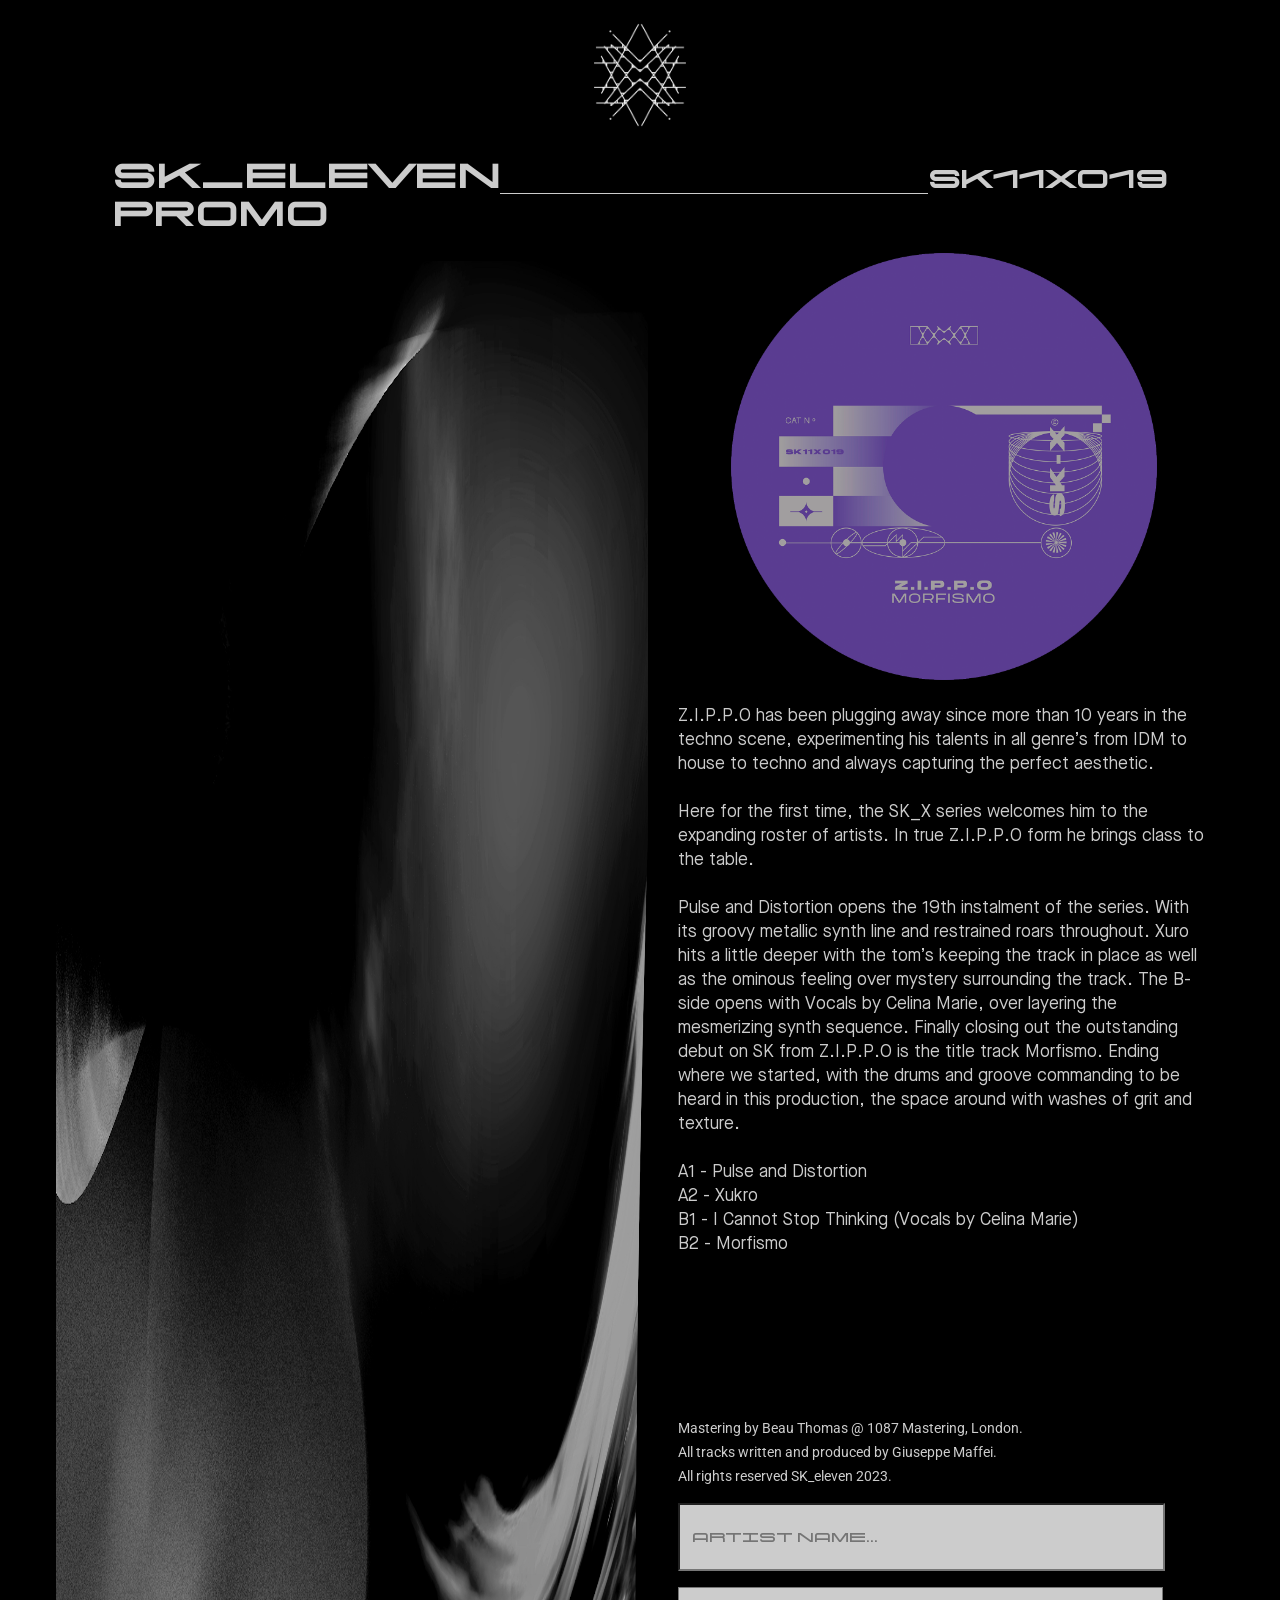
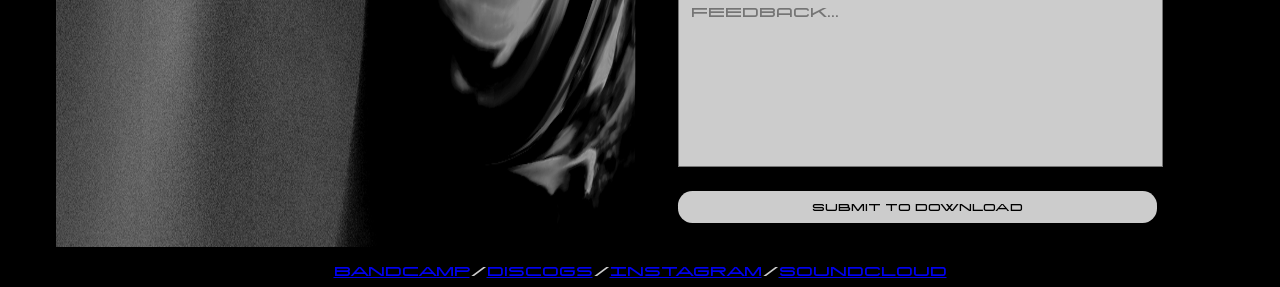
<file: SK11 promos/index.html>
<!DOCTYPE html>
<html lang="en">
  <head>
    <meta charset="UTF-8"/>
    <meta http-equiv="X-UA-Compatible" content="IE=edge"/>
    <meta name="viewport" content="width=device-width, initial-scale=1.0"/>
    <title>SK_ELEVEN PROMO</title>
    <link rel="preconnect" href="https://fonts.googleapis.com"/>
    <link rel="preconnect" href="https://fonts.gstatic.com" crossorigin/>
    <link
      href="https://fonts.googleapis.com/css2?family=Roboto&display=swap"
      rel="stylesheet"/>
    <link rel="stylesheet" href="styles.css"/>
    <link rel="icon" href="SK logo1.jpg"/>
  </head>

  <body>
    <div class="headings">
      <img src="SK logo.jpg" alt="SK11_logo"/>
      <div class="title">
        <h1>SK_ELEVEN <br />promo</h1>
        <div class="h_line"></div>
        <h2>SK11X019</h2>
      </div>
    </div>

    <main>
      <section class="downloads">
        <div class="background">
          <img src="promo page background_SK11.jpg" alt="background image"/>
        </div>
      </section>

      <section class="release">
        <div class="content">
          <div class="release_image">
            <img src="circle.png" alt="release image"/>
          </div>

          <div class="description">
            <p>
              Z.I.P.P.O has been plugging away since more than 10 years in the
              techno scene, experimenting his talents in all genre’s from IDM to
              house to techno and always capturing the perfect aesthetic.<br/><br/>
              Here for the first time, the SK_X series welcomes him to the
              expanding roster of artists. In true Z.I.P.P.O form he brings
              class to the table.<br/><br/>
              Pulse and Distortion opens the 19th instalment of the series. With
              its groovy metallic synth line and restrained roars throughout.
              Xuro hits a little deeper with the tom’s keeping the track in
              place as well as the ominous feeling over mystery surrounding the
              track. The B-side opens with Vocals by Celina Marie, over layering
              the mesmerizing synth sequence. Finally closing out the
              outstanding debut on SK from Z.I.P.P.O is the title track
              Morfismo. Ending where we started, with the drums and groove
              commanding to be heard in this production, the space around with
              washes of grit and texture. <br/>
              <br/>
              A1 - Pulse and Distortion <br/>
              A2 - Xukro<br >
              B1 - I Cannot Stop Thinking (Vocals by Celina Marie) <br/>
              B2 - Morfismo
            </p>
          </div>

        <div class="audio">
          <iframe width="100%" height="20" scrolling="no" frameborder="no" allow="autoplay" src="https://w.soundcloud.com/player/?url=https%3A//api.soundcloud.com/tracks/1538910193%3Fsecret_token%3Ds-iRoolvxW8sX&color=%236c6c6c&inverse=true&auto_play=false&show_user=true"></iframe>
          <div style="font-size: 10px; color: #cccccc; line-break: anywhere; word-break: normal; overflow: hidden; white-space: nowrap; text-overflow: ellipsis; font-family: Interstate, Lucida Grande, Lucida Sans Unicode, Lucida Sans, Garuda, Verdana, Tahoma, sans-serif; font-weight: 100;">
          <a href="https://soundcloud.com/sk_eleven" title="SK_eleven [SK_X series]" target="_blank" style="color: #cccccc; text-decoration: none"></a>
          <a href="https://soundcloud.com/sk_eleven/a1-pulse-and-distortion/s-iRoolvxW8sX" title="A1 - Z.I.P.P.O - Pulse And Distortion" target="_blank" style="color: #cccccc; text-decoration: none"></a>
          </div>

          <iframe width="100%" height="20" scrolling="no" frameborder="no" allow="autoplay" src="https://w.soundcloud.com/player/?url=https%3A//api.soundcloud.com/tracks/1538910178%3Fsecret_token%3Ds-qsyRr3uREmX&color=%236c6c6c&inverse=true&auto_play=false&show_user=true"></iframe>
          <div style="font-size: 10px; color: #cccccc; line-break: anywhere; word-break: normal; overflow: hidden; white-space: nowrap; text-overflow: ellipsis; font-family: Interstate, Lucida Grande, Lucida Sans Unicode, Lucida Sans, Garuda, Verdana, Tahoma, sans-serif; font-weight: 100;">
          <a href="https://soundcloud.com/sk_eleven" title="SK_eleven [SK_X series]" target="_blank" style="color: #cccccc; text-decoration: none"></a>
          <a href="https://soundcloud.com/sk_eleven/a2-xukro/s-qsyRr3uREmX" title="A2 - Z.I.P.P.O - Xukro" target="_blank" style="color: #cccccc; text-decoration: none"></a>
          </div>

          <iframe width="100%" height="20" scrolling="no" frameborder="no" allow="autoplay" src="https://w.soundcloud.com/player/?url=https%3A//api.soundcloud.com/tracks/1538910169%3Fsecret_token%3Ds-iScMf1TW2s9&color=%236c6c6c&inverse=true&auto_play=false&show_user=true"></iframe>
          <div style="font-size: 10px; color: #cccccc; line-break: anywhere; word-break: normal; overflow: hidden; white-space: nowrap; text-overflow: ellipsis; font-family: Interstate, Lucida Grande, Lucida Sans Unicode, Lucida Sans, Garuda, Verdana, Tahoma, sans-serif; font-weight: 100;">
          <a href="https://soundcloud.com/sk_eleven" title="SK_eleven [SK_X series]" target="_blank" style="color: #cccccc; text-decoration: none"></a>
          <a href="https://soundcloud.com/sk_eleven/b1-i-cannot-stop-thinking/s-iScMf1TW2s9" title="B1 - Z.I.P.P.O - I Cannot Stop Thinking (Vocals by Celina Marie)" target="_blank" style="color: #cccccc; text-decoration: none"></a>
          </div>

          <iframe width="100%" height="20" scrolling="no" frameborder="no" allow="autoplay" src="https://w.soundcloud.com/player/?url=https%3A//api.soundcloud.com/tracks/1538910160%3Fsecret_token%3Ds-4LJfbu3avOD&color=%236c6c6c&inverse=true&auto_play=false&show_user=true"></iframe>
          <div style="font-size: 10px; color: #cccccc; line-break: anywhere; word-break: normal; overflow: hidden; white-space: nowrap; text-overflow: ellipsis; font-family: Interstate, Lucida Grande, Lucida Sans Unicode, Lucida Sans, Garuda, Verdana, Tahoma, sans-serif; font-weight: 100;">
          <a href="https://soundcloud.com/sk_eleven" title="SK_eleven [SK_X series]" target="_blank" style="color: #cccccc; text-decoration: none"></a>
          <a href="https://soundcloud.com/sk_eleven/b2-morfismo/s-4LJfbu3avOD" title="B2 - Z.I.P.P.O - Morfismo" target="_blank" style="color: #cccccc; text-decoration: none"></a>
          </div>
        </div>

        <div class="info">
          <p>
            Mastering by Beau Thomas @ 1087 Mastering, London.<br/>
            All tracks written and produced by Giuseppe Maffei.<br/>
            All rights reserved SK_eleven 2023.
          </p>
        </div>

        <div class="release-form">
          <form name="results" action="success.html" method="POST" data-netlify="true">
            <input type="text" name="artistname" placeholder="ARTIST NAME..." autocomplete="off" required=""/>
            <textarea name="feedback" placeholder="FEEDBACK..." autocomplete="off" rows="10" required=""></textarea>
            <button id="submit" type="submit">Submit to download</button>
          </form>
        </div>
      </section>
    </main>
</body>

    <footer>
      <a href="https://skeleven.bandcamp.com/" target="_blank">Bandcamp</a>
      <span>/</span>
      <a href="https://www.discogs.com/label/831248-SK_Eleven" target="_blank">Discogs</a>
      <span>/</span>
      <a href="https://www.instagram.com/sk_eleven_11/" target="_blank">Instagram</a>
      <span>/</span>
      <a href="https://soundcloud.com/sk_eleven" target="_blank">SoundCloud</a>
    </footer>
 
</html>
</file>
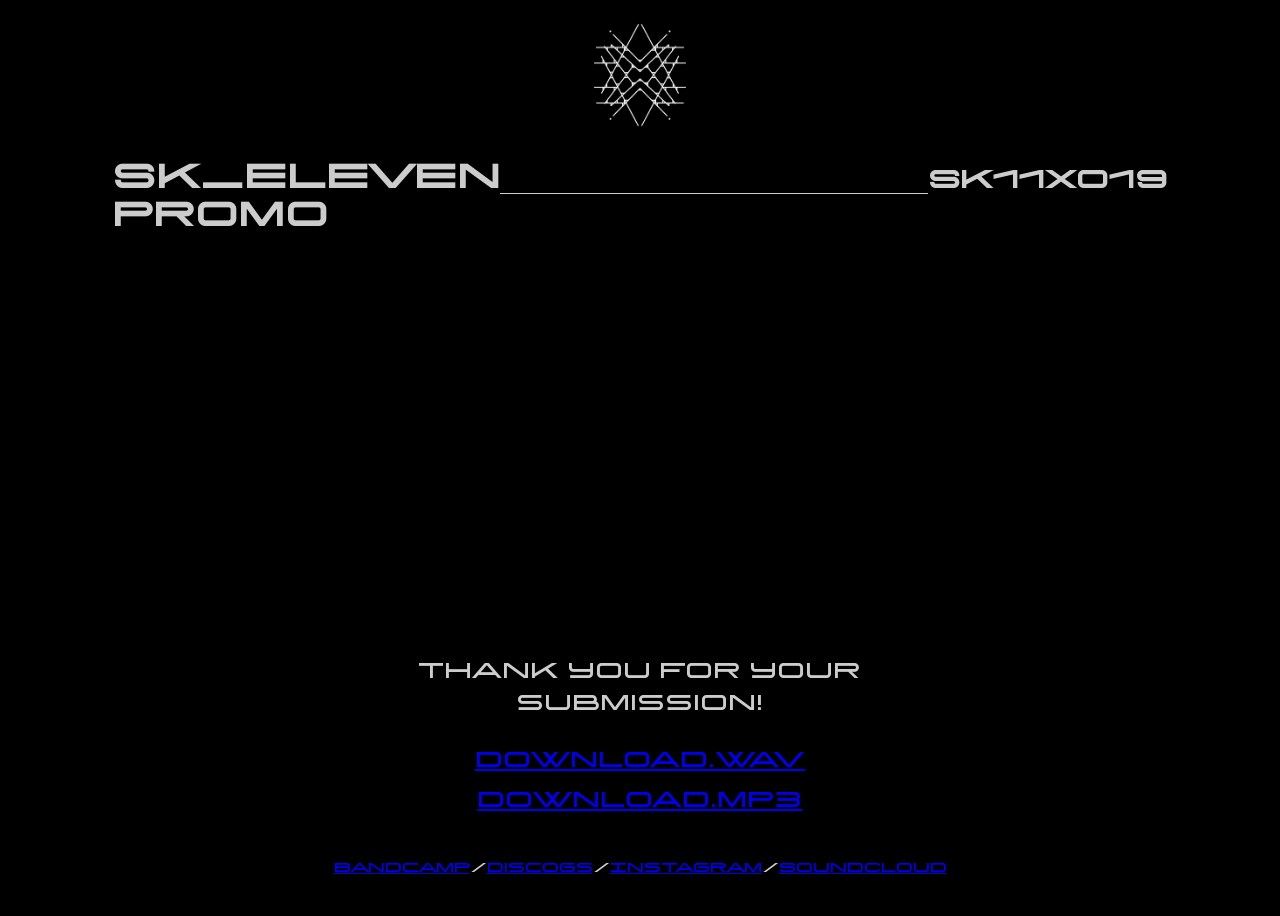
<file: SK11 promos/success.html>
<!DOCTYPE html>
<html lang="en">
  <head>
    <meta charset="UTF-8"/>
    <meta http-equiv="X-UA-Compatible" content="IE=edge"/>
    <meta name="viewport" content="width=device-width, initial-scale=1.0"/>
    <title>SK_ELEVEN PROMO</title>
    <link rel="preconnect" href="https://fonts.googleapis.com"/>
    <link rel="preconnect" href="https://fonts.gstatic.com" crossorigin/>
    <link
      href="https://fonts.googleapis.com/css2?family=Roboto&display=swap"
      rel="stylesheet"/>
    <link rel="stylesheet" href="styles.css"/>
    <link rel="icon" href="SK logo1.jpg"/>
  </head>

  <body>
    <div class="headings">
      <img src="SK logo.jpg" alt="SK11_logo"/>
      <div class="title">
        <h1>SK_ELEVEN <br/>promo</h1>
        <div class="h_line"></div>
        <h2>SK11X019</h2>
      </div>
    </div>

    <main>
      <section class="release">
        <div class="test">
          <div class="content">
            <div class="iframe-container">
            <iframe width="560" height="315" src="https://www.youtube.com/embed/a8w8j5qPL1A?controls=0" title="YouTube video player" frameborder="0" allow="accelerometer; autoplay; clipboard-write; encrypted-media; gyroscope; picture-in-picture; web-share" allowfullscreen></iframe>
          </div>

        <div class="submission">
          <div class="submission_text">
            <p>Thank you for your submission!</p>
          </div>

          <div class="dropbox">
            <div class="dropbox_wav">
                <a href="https://www.dropbox.com/sh/joowpiicfbld94l/AACFbIIqMqKAyN9wH8oy6n9Ca?dl=1">Download.wav</a>
            </div>

            <div class="dropbox_mp3">
            <a href="https://www.dropbox.com/sh/u8wfrpdxhiju0ka/AABrsI0WKP_6GDFQTG9Slccva?dl=1">Download.mp3</a>
            </div>
         </div>
        </div>

      </section>
    </main>
  </body>

    <footer>
      <a href="https://skeleven.bandcamp.com/" target="_blank">Bandcamp</a>
      <span>/</span>
      <a href="https://www.discogs.com/label/831248-SK_Eleven" target="_blank">Discogs</a>
      <span>/</span>
      <a href="https://www.instagram.com/sk_eleven_11/" target="_blank">Instagram</a>
      <span>/</span>
      <a href="https://soundcloud.com/sk_eleven" target="_blank">SoundCloud</a>
    </footer>
 
</html>
</file>
<file: SK11 promos/styles.css>
@font-face {
  font-family: "Tekno-One";
  src: url(fonts/Tekno-One.ttf);
}
@font-face {
  font-family: "Maison-Neue-Book";
  src: url(fonts/Maison-Neue-Book.ttf);
}

body {
  background-color: black;
  min-height: 100vh;
  margin: 0;
  color: #cccccc;
  font-family: "Tekno-One", Georgia, "Roboto";
  font-size: 1rem;
  margin-left: 3rem;
  margin-right: 3rem;
  margin-bottom: 0rem;
  margin-top: 1rem;
}

.title {
  margin-top: 0 rem;
  margin-bottom: 0 rem;
  margin-left: 4rem;
  margin-right: 4rem;
  display: flex;
  flex-direction: row;
  justify-content: center;
  align-items: baseline;
}

.headings {
  margin: 0 auto;
}

.headings > img {
  display: flex;
  flex-direction: row;
  justify-content: center;
  margin: 0 auto;
  max-width: 10%;
}

.h_line {
  border-bottom: 0.1rem solid #cccccc;
  width: 100rem;
  margin: auto;
}

.layout {
  min-height: 100vh;
  display: flex;
  flex-direction: column;
  justify-content: center;
  align-items: center;
}

main {
  background-color: black;
  display: flex;
  flex-direction: row;
  flex-wrap: nowrap;
  justify-content: space-around;
  align-content: space-around;
  width: 100%;
  margin: 0 auto;
}

h4 {
  font-family: "Tekno-One", Georgia, "Roboto";
  font-size: 0.7rem;
}

.release {
  display: flex;
  flex-direction: column;
  justify-content: space-between;
  align-items: start;
  margin: 0 auto;
  width: 45%;
}

.content {
  font-family: "Maison-Neue-Book", "Roboto";
  font-size: 1.1rem;
  line-height: 1.5rem;
  display: flex;
  flex-direction: column;
  justify-content: center;
}

.release_image {
  align-self: center;
  max-width: 80%;
  max-height: 50%;
}

.release_image img {
  max-width: 100%;
  max-height: 100%;
}

.audio {
  background-color: #000000;
  width: 90%;
  margin-bottom: 1rem;
}

.info {
  font-family: "FontsFree-Net-Maison-Neue-Book", "Roboto";
  font-size: 0.9rem;
}

.background img {
  max-width: 100%;
  max-height: 100%;
  width: 100%;
  height: 100%;
}

.downloads {
  display: flex;
  margin: 0.5rem;
  max-width: 50%;
}

.submission {
  font-size: 1.3rem;
  display: flex;
  flex-direction: column;
  align-self: center;
  justify-content: center;
  align-items: center;
  font-family: "Tekno-One", Georgia, "Roboto";
  line-height: 2rem;
  text-align: center;
  margin: 2rem;
  max-width: 100%;
 }

.release-form {
  display: block;
  width: 100%;
  margin-bottom: 2rem;
}

.release-form input {
  height: 4rem;
  margin-bottom: 1rem;
  width: 88%;
  padding-left: 0.8rem;
  padding-top: 0rem;
  padding-bottom: 0rem;
  font-size: 0.8rem;
  background: #cccccc;
  font-family: "Tekno-One";
  color: rgb(0, 0, 0);
  resize: none;
  margin-bottom: 1rem;
}

textarea {
  width: 88%;
  padding-top: 1rem;
  padding-left: 0.8rem;
  font-size: 0.8rem;
  background: #cccccc;
  font-family: "Tekno-One";
  color: rgb(0, 0, 0);
  resize: none;
  margin-bottom: 1rem;
}

#submit {
  background-color: #cccccc;
  color: black;
  font-family: "Tekno-One";
  font-size: 0.6rem;
  padding-top: 0.6rem;
  padding-bottom: 0.6rem;
  border-radius: 0.9rem;
  cursor: pointer;
  border: 0rem hidden #cccccc;
  width: 90%;
  height: 100%;
  text-align: center;
}

#submit:hover {
  background-color: #868383;
  color: #cccccc;
}

.links {
  padding: 1rem;
  margin-top: 1rem;
  font-size: 0.8rem;
}

a:visited {
  color: #cccccc;
}

a:hover {
  color: #868383;
}

footer {
  display: flex;
  flex-direction: row;
  justify-content: center;
  align-items: baseline;
  font-size: 0.8rem;
  margin-top: 0.5rem;
  margin-bottom: 0.5rem;
}

.video {
display: flex;
flex-direction: column;
justify-content: flex-start;
align-self: center;
margin: 1rem;
}

.iframe-container{
  position: relative;
  width: 100%;
  padding-bottom: 56.25%; 
  height: 0;
}
.iframe-container iframe{
  position: absolute;
  top:0;
  left: 0;
  width: 100%;
  height: 100%;
}

.test {
  display: flex;
  flex-direction: column;
  justify-content: flex-start;
  align-items: center;
  align-content: center;
  margin-top: 3rem;
}

.dropbox {
  line-height: 2.5rem;
}


@media (max-width: 632px) {
  body {
    width: 100%;
    flex-direction: row;
    justify-content: center;
    align-content: center;
    align-items: center;
    margin-top: 1rem;
    margin-bottom: 1rem;
    margin-left: 0rem;
    margin-right: 0rem;
  }

  main {
    flex-direction: row;
    justify-content: center;
    align-content: center;
    align-items: center;
    width: 80%;
  }

  .layout {
    display: flex;
    flex-direction: column;
    justify-content: center;
    align-items: center;
  }

  .downloads {
    display: none;
  }

  .release {
    width: 100%;
  }

  .title {
    display: flex;
    flex-direction: column;
    justify-content: center;
    align-items: center;
    align-content: center;
  }

  .h_line {
    width: 60vw;
  }

  .title > h1 {
    font-size: 1rem;
  }
  .audio {
    width: 100%;
  }

  .release-form {
    text-align: center;
    margin-top: 0.5rem;
    margin-bottom: 2rem;
    border-radius: 25px;
    zoom: 0.65;
  }

  footer {
    font-size: 0.4rem;
  }

  .content {
    width: 100%;
    font-size: 0.8rem;
  }

  .info {
    width: 100%;
    font-size: 0.7rem;
  }

  .submission {
    font-size: 1rem;
    line-height: 1.5;
  }
}


@media (min-width: 633px) and (max-width: 900px) {
  .headings {
   
  }
  body {
    flex-direction: row;
    justify-content: center;
    align-content: center;
    align-items: center;
    margin-top: 1rem;
    margin-bottom: 1rem;
    margin-left: 0rem;
    margin-right: 0rem;
  }

  .release {
    margin: 0;
    width: 80%;
  }

  .audio {
    width: 100%;
  }

  .downloads {
    display: none;
  }

  .release-form {
    text-align: center;
    margin-top: 0.5rem;
    margin-bottom: 2rem;
    border-radius: 25px;
    zoom: 0.9;
  }

  .submission {
    font-size: 1.5rem;
  }
}
</file>
